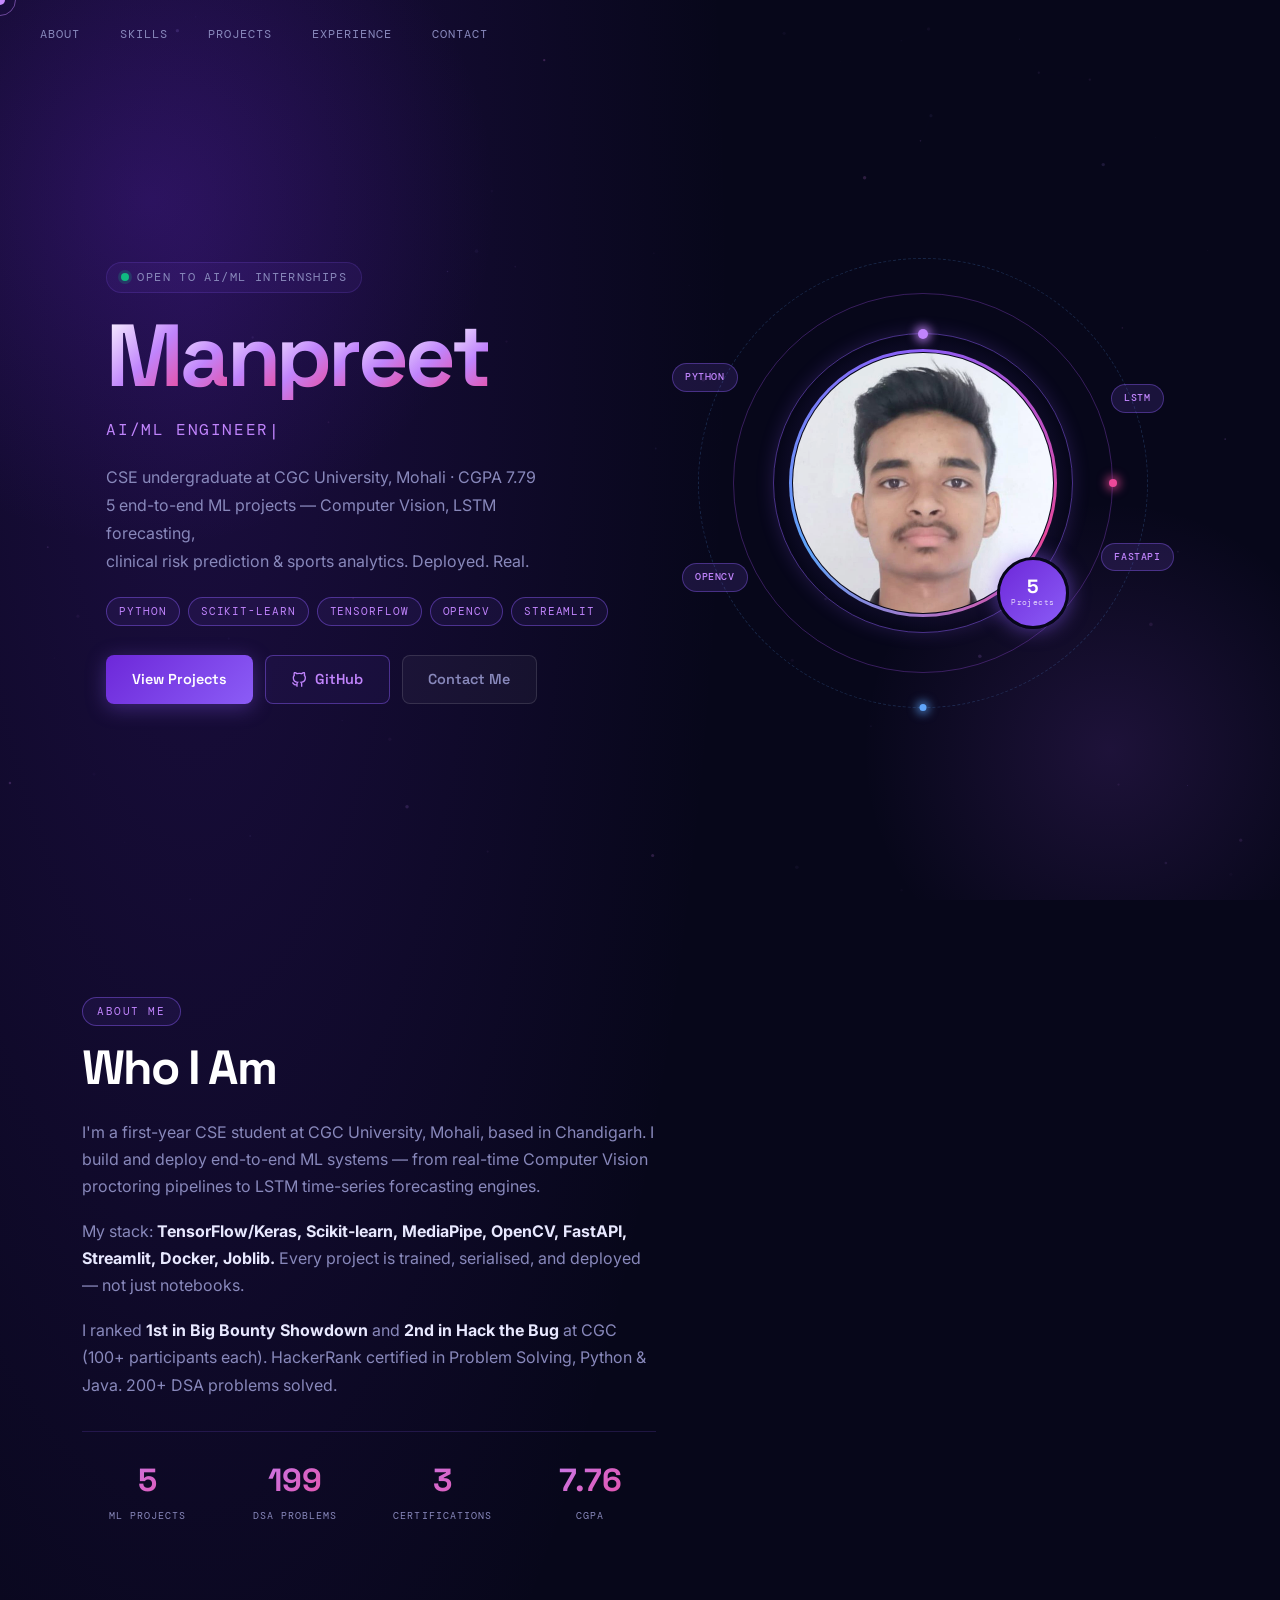
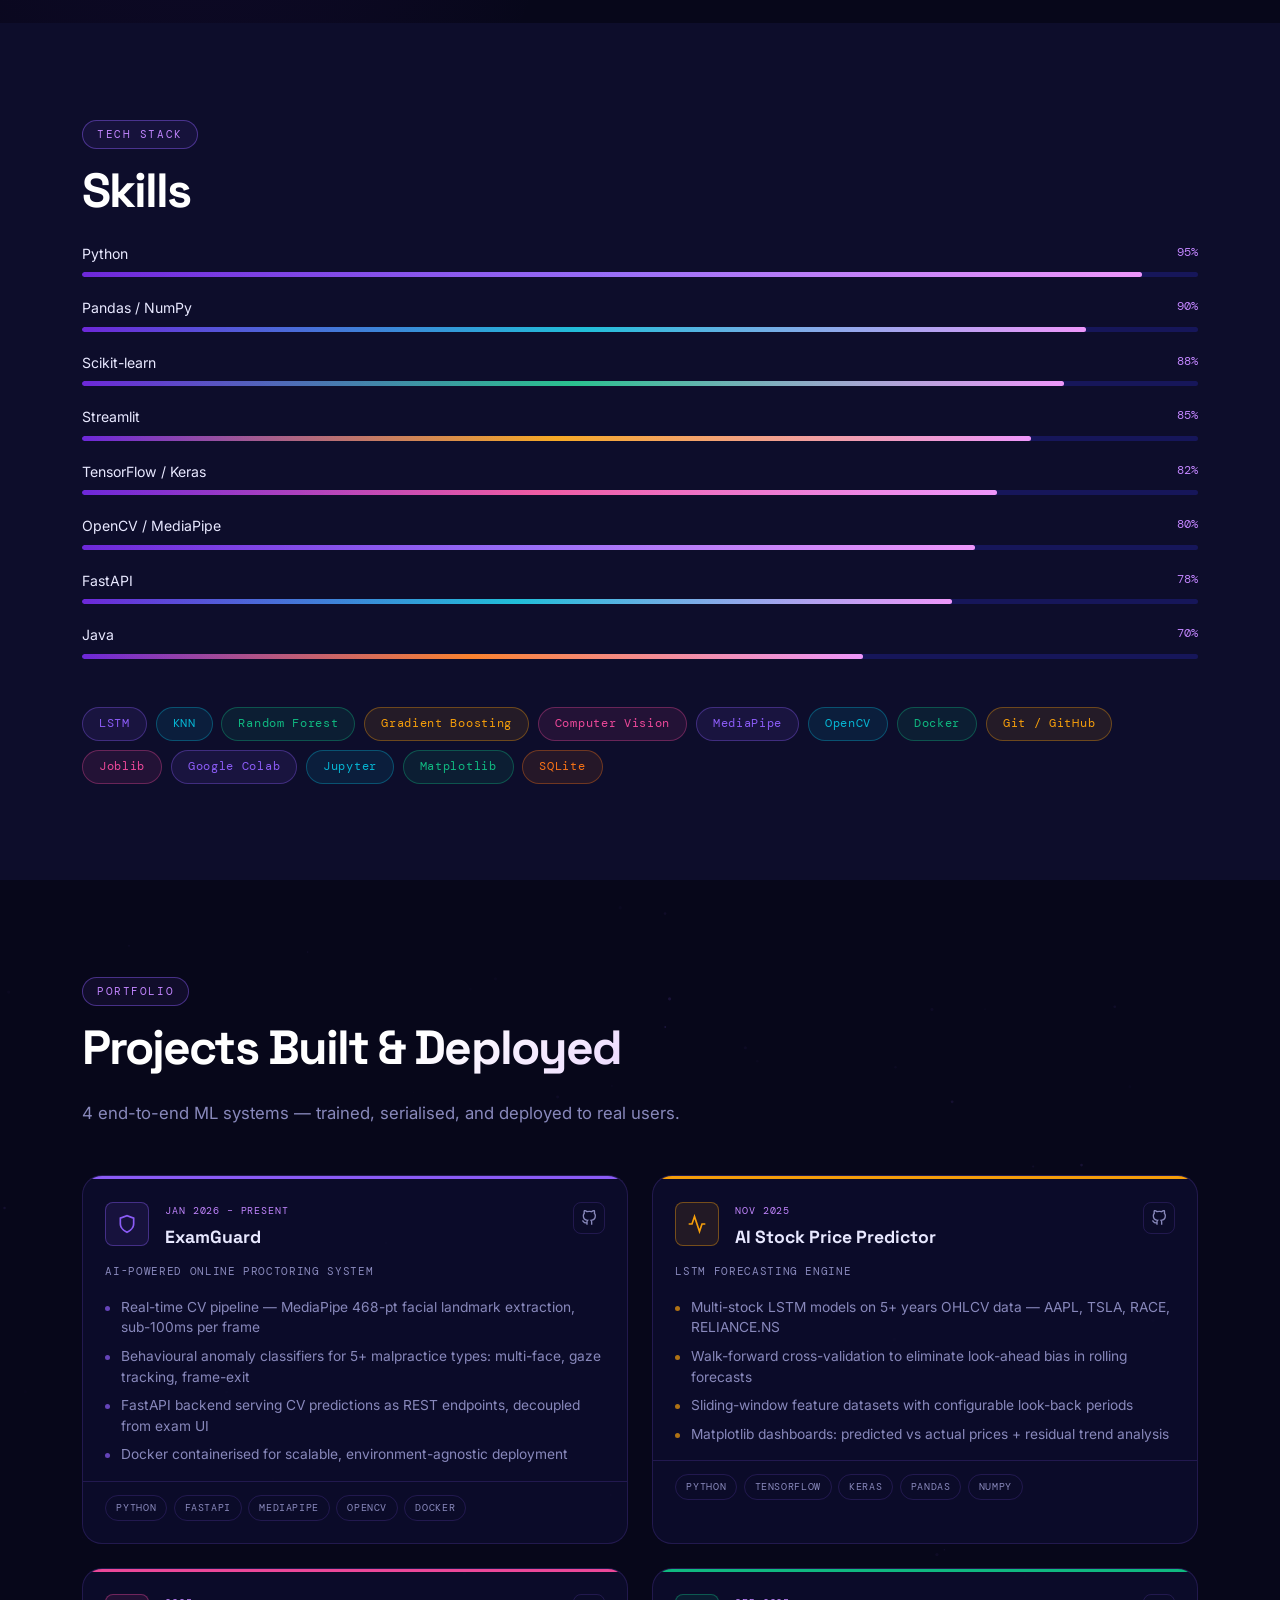
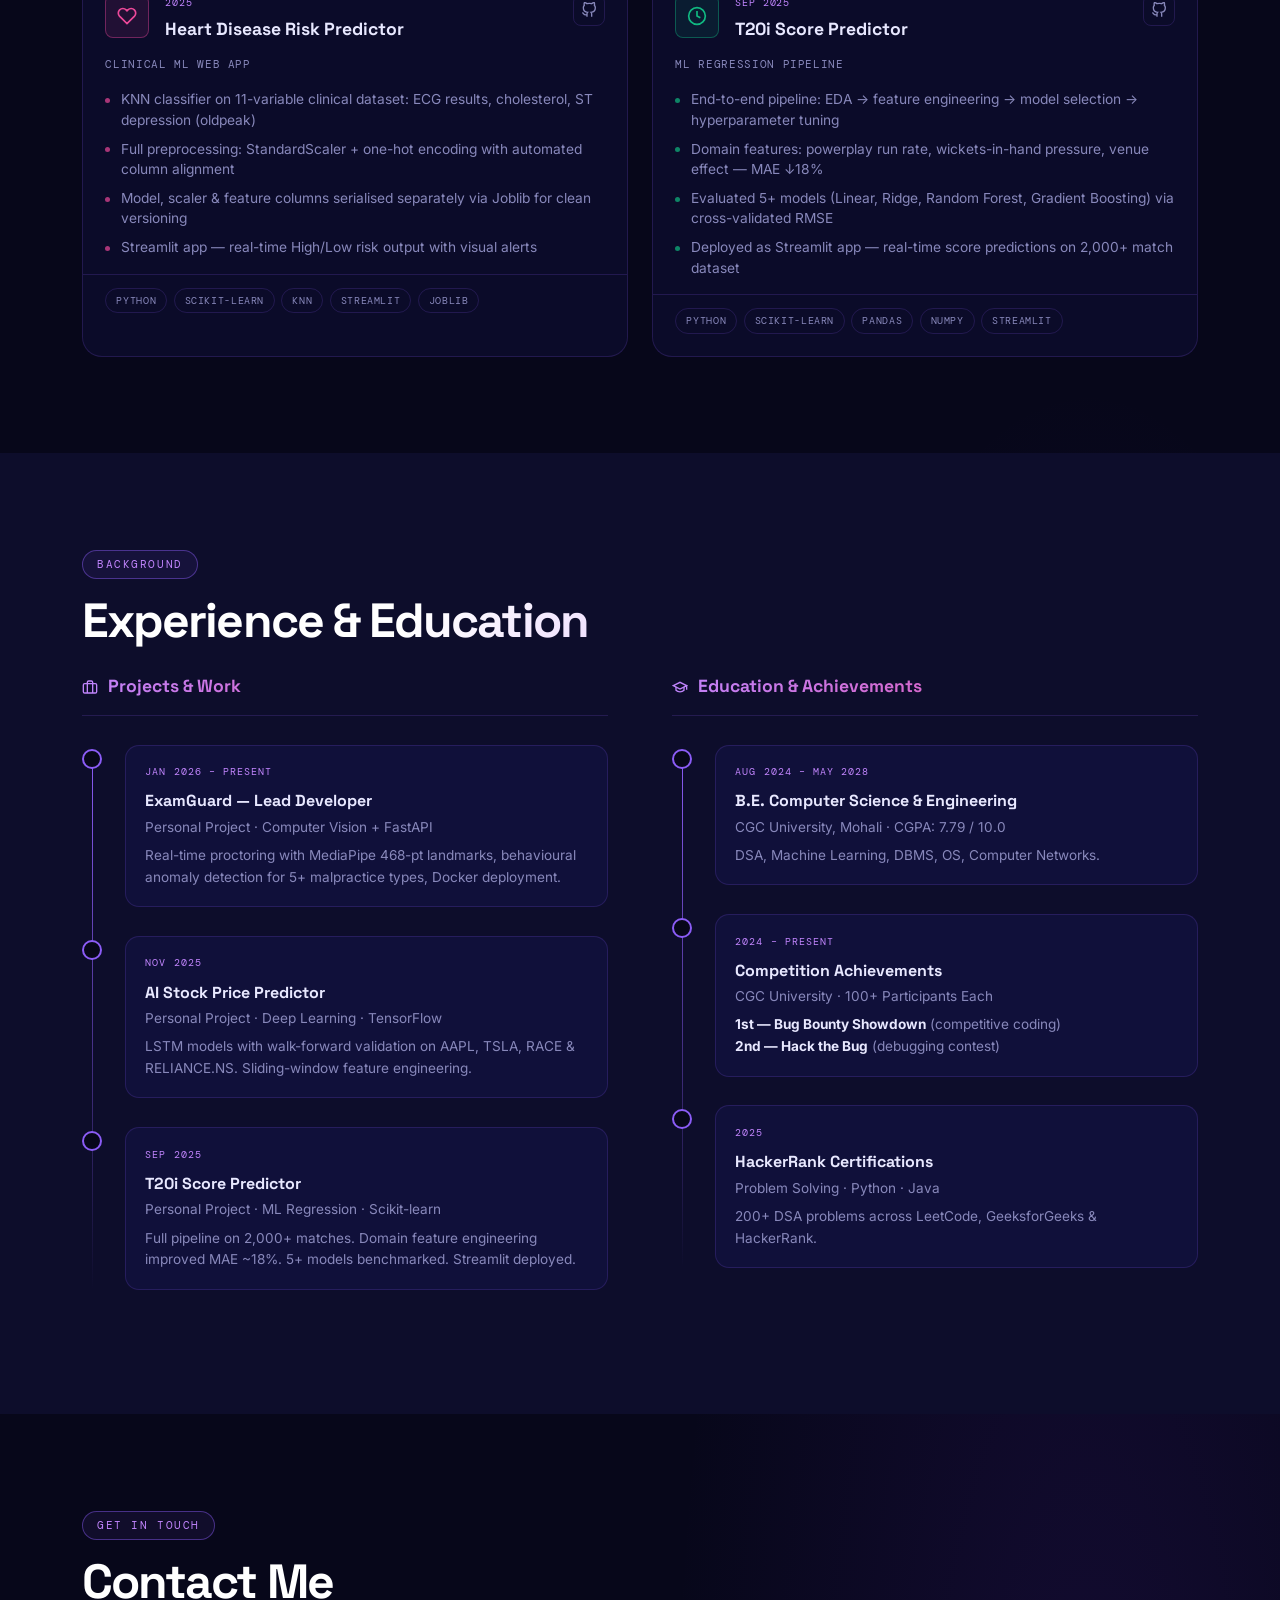
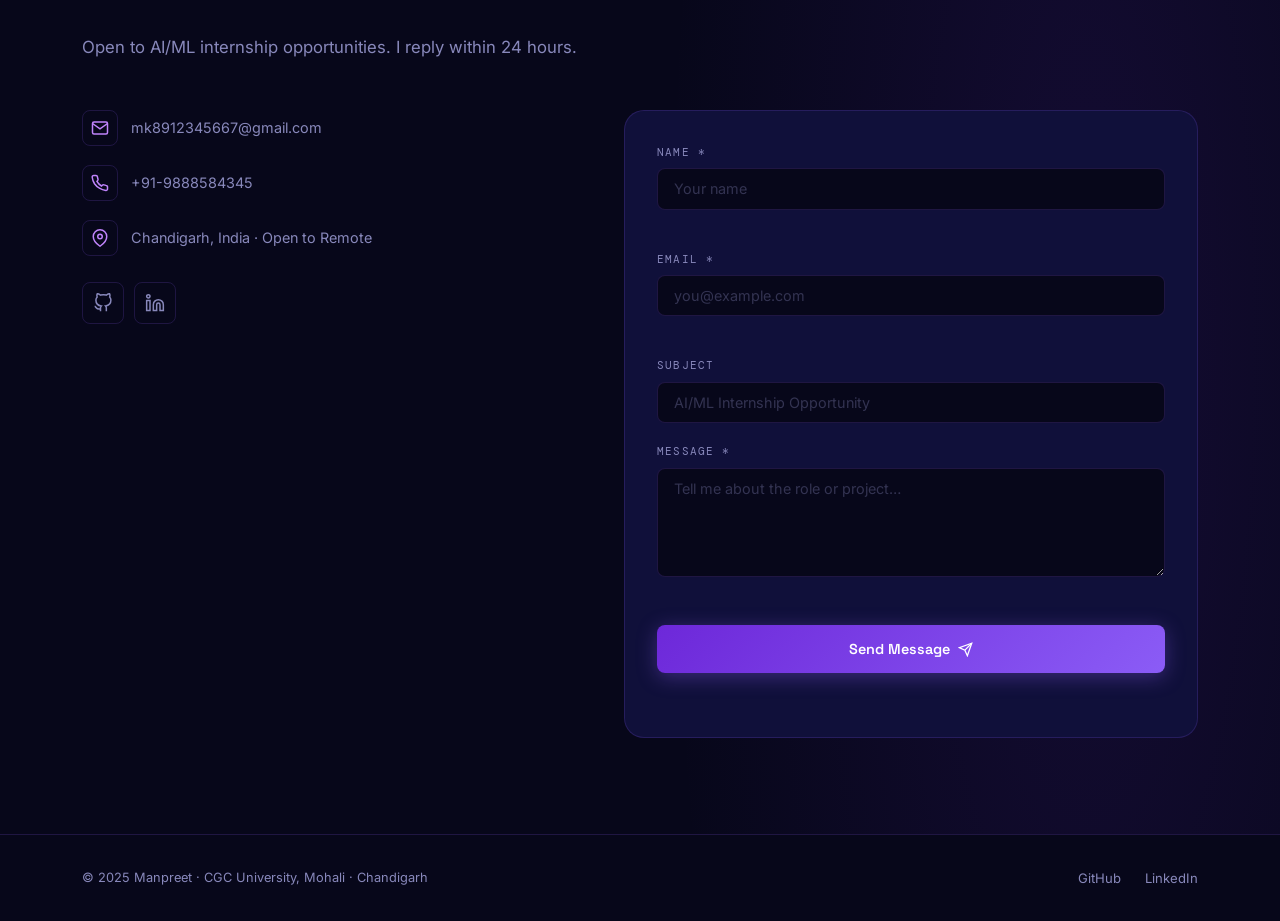
<file: index.html>
<!DOCTYPE html>
<html lang="en">
<head>
  <meta charset="UTF-8" />
  <meta name="viewport" content="width=device-width, initial-scale=1.0" />
  <title>Manpreet — AI/ML Engineer</title>
  <link rel="stylesheet" href="style.css" />
  <link rel="preconnect" href="https://fonts.googleapis.com" />
  <link rel="preconnect" href="https://fonts.gstatic.com" crossorigin />
  <link href="https://fonts.googleapis.com/css2?family=Space+Grotesk:wght@400;500;600;700;800&family=DM+Mono:wght@400;500&family=Inter:wght@300;400;500;600&display=swap" rel="stylesheet" />
</head>
<body>

  <!-- ── SCROLL PROGRESS ── -->
  <div id="scrollProgress"></div>

  <!-- ── CUSTOM CURSOR ── -->
  <div id="cursor"></div>
  <div id="cursorRing"></div>

  <!-- ============================================================
       NAVIGATION
  ============================================================ -->
  <nav id="navbar">
    <!-- <a href="#hero" class="logo">MS<span class="dot">.</span></a> -->
    <ul class="nav-links" id="navLinks">
      <li><a href="#about">About</a></li>
      <li><a href="#skills">Skills</a></li>
      <li><a href="#projects">Projects</a></li>
      <li><a href="#experience">Experience</a></li>
      <li><a href="#contact">Contact</a></li>
    </ul>
    <button class="hamburger" id="hamburger" aria-label="Toggle menu">
      <span></span><span></span><span></span>
    </button>
  </nav>

  <!-- ── MOBILE MENU ── -->
  <div class="mobile-menu" id="mobileMenu">
    <button class="mobile-close" id="mobileClose">✕</button>
    <ul>
      <li><a href="#about"      class="mob-link">About</a></li>
      <li><a href="#skills"     class="mob-link">Skills</a></li>
      <li><a href="#projects"   class="mob-link">Projects</a></li>
      <li><a href="#experience" class="mob-link">Experience</a></li>
      <li><a href="#contact"    class="mob-link">Contact</a></li>
    </ul>
  </div>

  <!-- ============================================================
       HERO
  ============================================================ -->
  <section id="hero">
    <canvas id="heroCanvas"></canvas>

    <div class="hero-inner">
      <!-- LEFT: Text -->
      <div class="hero-text">
        <div class="hero-badge">
          <span class="pulse-dot"></span>
          Open to AI/ML Internships
        </div>

        <h1 class="hero-name" id="heroName">
          <!-- Letters injected by JS -->
        </h1>

        <p class="hero-role">
          <span id="typewriter"></span><span class="type-cursor">|</span>
        </p>

        <p class="hero-bio">
          CSE undergraduate at CGC University, Mohali · CGPA 7.79<br>
          5 end-to-end ML projects — Computer Vision, LSTM forecasting,<br>
          clinical risk prediction &amp; sports analytics. Deployed. Real.
        </p>

        <div class="hero-chips">
          <span>Python</span>
          <span>Scikit-learn</span>
          <span>TensorFlow</span>
          <!-- <span>FastAPI</span> -->
          <span>OpenCV</span>
          <span>Streamlit</span>
        </div>

        <div class="hero-buttons">
          <a href="#projects" class="btn btn-primary">View Projects</a>
          <a href="https://github.com/manpreet-git-hub" target="_blank" class="btn btn-outline">
            <svg width="16" height="16" viewBox="0 0 24 24" fill="none" stroke="currentColor" stroke-width="2"><path d="M9 19c-5 1.5-5-2.5-7-3m14 6v-3.87a3.37 3.37 0 0 0-.94-2.61c3.14-.35 6.44-1.54 6.44-7A5.44 5.44 0 0 0 20 4.77 5.07 5.07 0 0 0 19.91 1S18.73.65 16 2.48a13.38 13.38 0 0 0-7 0C6.27.65 5.09 1 5.09 1A5.07 5.07 0 0 0 5 4.77a5.44 5.44 0 0 0-1.5 3.78c0 5.42 3.3 6.61 6.44 7A3.37 3.37 0 0 0 9 18.13V22"/></svg>
            GitHub
          </a>
          <a href="#contact" class="btn btn-ghost">Contact Me</a>
        </div>
      </div>

      <!-- RIGHT: Photo + Orbits -->
      <div class="hero-visual">
        <div class="orbit-ring ring-1">
          <span class="orbit-dot"></span>
        </div>
        <div class="orbit-ring ring-2">
          <span class="orbit-dot"></span>
        </div>
        <div class="orbit-ring ring-3">
          <span class="orbit-dot"></span>
        </div>
        <div class="float-tag ftag-1">Python</div>
        <div class="float-tag ftag-2">LSTM</div>
        <div class="float-tag ftag-3">OpenCV</div>
        <div class="float-tag ftag-4">FastAPI</div>
        <div class="photo-wrap">
          <div class="photo-border"></div>
          <img
            src="[data-uri]"
            alt="Manpreet "
            class="hero-photo"
          />
          <div class="exp-badge">
            <span class="badge-num">5</span>
            <span class="badge-txt">Projects</span>
          </div>
        </div>
      </div>
    </div>

    <!-- <a href="#about" class="scroll-hint">
      <span>scroll down</span>
      <svg width="14" height="14" viewBox="0 0 24 24" fill="none" stroke="currentColor" stroke-width="2.5"><polyline points="6 9 12 15 18 9"/></svg>
    </a> -->
  </section>

  <!-- ============================================================
       ABOUT
  ============================================================ -->
  <section id="about" class="section">
    <div class="container">
      <p class="sec-tag reveal">About Me</p>
      <h2 class="sec-title reveal">Who I Am</h2>

      <div class="about-grid">
        <div class="about-text reveal">
          <p>I'm a first-year CSE student at CGC University, Mohali, based in Chandigarh. I build and deploy end-to-end ML systems — from real-time Computer Vision proctoring pipelines to LSTM time-series forecasting engines.</p>
          <p>My stack: <strong>TensorFlow/Keras, Scikit-learn, MediaPipe, OpenCV, FastAPI, Streamlit, Docker, Joblib.</strong> Every project is trained, serialised, and deployed — not just notebooks.</p>
          <p>I ranked <strong>1st in Big Bounty Showdown</strong> and <strong>2nd in Hack the Bug</strong> at CGC (100+ participants each). HackerRank certified in Problem Solving, Python &amp; Java. 200+ DSA problems solved.</p>

          <div class="stat-row reveal">
            <div class="stat-box">
              <strong class="counter" data-target="5">0</strong>
              <span>ML Projects</span>
            </div>
            <div class="stat-box">
              <strong class="counter" data-target="200">0</strong>
              <span>DSA Problems</span>
            </div>
            <div class="stat-box">
              <strong class="counter" data-target="3">0</strong>
              <span>Certifications</span>
            </div>
            <div class="stat-box">
              <strong class="counter" data-target="7.79">0</strong>
              <span>CGPA</span>
            </div>
          </div>
        </div>

        <div class="about-focus reveal">
          <!-- <h3>Core Focus Areas</h3>
          <ul class="focus-list">
            <li><span class="check">✓</span> Computer Vision &amp; MediaPipe (468-pt landmarks)</li>
            <li><span class="check">✓</span> LSTM &amp; Time-Series Deep Learning</li>
            <li><span class="check">✓</span> Clinical Risk Prediction (KNN, Random Forest)</li>
            <li><span class="check">✓</span> ML Regression Pipelines &amp; Sports Analytics</li>
            <li><span class="check">✓</span> FastAPI REST Deployment</li>
            <li><span class="check">✓</span> Streamlit Web Apps</li>
            <li><span class="check">✓</span> MLOps · Docker · Joblib serialisation</li>
          </ul> -->
        </div>
      </div>
    </div>
  </section>

  <!-- ============================================================
       SKILLS
  ============================================================ -->
  <section id="skills" class="section">
    <div class="container">
      <p class="sec-tag reveal">Tech Stack</p>
      <h2 class="sec-title reveal">Skills</h2>

      <div class="skill-bars reveal">
        <div class="skill-row">
          <div class="skill-label"><span>Python</span><span>95%</span></div>
          <div class="skill-track"><div class="skill-fill" data-w="95" style="--clr:#8b5cf6"></div></div>
        </div>
        <div class="skill-row">
          <div class="skill-label"><span>Pandas / NumPy</span><span>90%</span></div>
          <div class="skill-track"><div class="skill-fill" data-w="90" style="--clr:#06b6d4"></div></div>
        </div>
        <div class="skill-row">
          <div class="skill-label"><span>Scikit-learn</span><span>88%</span></div>
          <div class="skill-track"><div class="skill-fill" data-w="88" style="--clr:#10b981"></div></div>
        </div>
        <div class="skill-row">
          <div class="skill-label"><span>Streamlit</span><span>85%</span></div>
          <div class="skill-track"><div class="skill-fill" data-w="85" style="--clr:#f59e0b"></div></div>
        </div>
        <div class="skill-row">
          <div class="skill-label"><span>TensorFlow / Keras</span><span>82%</span></div>
          <div class="skill-track"><div class="skill-fill" data-w="82" style="--clr:#ec4899"></div></div>
        </div>
        <div class="skill-row">
          <div class="skill-label"><span>OpenCV / MediaPipe</span><span>80%</span></div>
          <div class="skill-track"><div class="skill-fill" data-w="80" style="--clr:#8b5cf6"></div></div>
        </div>
        <div class="skill-row">
          <div class="skill-label"><span>FastAPI</span><span>78%</span></div>
          <div class="skill-track"><div class="skill-fill" data-w="78" style="--clr:#06b6d4"></div></div>
        </div>
        <div class="skill-row">
          <div class="skill-label"><span>Java</span><span>70%</span></div>
          <div class="skill-track"><div class="skill-fill" data-w="70" style="--clr:#f97316"></div></div>
        </div>
      </div>

      <div class="chip-cloud reveal" id="chipCloud">
        <span class="chip" style="--c:#8b5cf6">LSTM</span>
        <span class="chip" style="--c:#06b6d4">KNN</span>
        <span class="chip" style="--c:#10b981">Random Forest</span>
        <span class="chip" style="--c:#f59e0b">Gradient Boosting</span>
        <span class="chip" style="--c:#ec4899">Computer Vision</span>
        <span class="chip" style="--c:#8b5cf6">MediaPipe</span>
        <span class="chip" style="--c:#06b6d4">OpenCV</span>
        <span class="chip" style="--c:#10b981">Docker</span>
        <span class="chip" style="--c:#f59e0b">Git / GitHub</span>
        <span class="chip" style="--c:#ec4899">Joblib</span>
        <span class="chip" style="--c:#8b5cf6">Google Colab</span>
        <span class="chip" style="--c:#06b6d4">Jupyter</span>
        <span class="chip" style="--c:#10b981">Matplotlib</span>
        <span class="chip" style="--c:#f97316">SQLite</span>
      </div>
    </div>
  </section>

  <!-- ============================================================
       PROJECTS  (Only real, resume-verified projects)
  ============================================================ -->
  <section id="projects" class="section">
    <canvas class="proj-canvas" id="projCanvas"></canvas>
    <div class="container" style="position:relative;z-index:2">
      <p class="sec-tag reveal">Portfolio</p>
      <h2 class="sec-title reveal">Projects Built &amp; Deployed</h2>
      <p class="sec-sub reveal">4 end-to-end ML systems — trained, serialised, and deployed to real users.</p>

      <div class="proj-grid">

        <!-- 01 ExamGuard -->
        <article class="proj-card reveal" data-color="#8b5cf6">
          <div class="pc-accent" style="background:#8b5cf6"></div>
          <div class="pc-header">
            <div class="pc-icon" style="border-color:rgba(139,92,246,.4);background:rgba(139,92,246,.1)">
              <svg width="20" height="20" viewBox="0 0 24 24" fill="none" stroke="#8b5cf6" stroke-width="2"><path d="M12 22s8-4 8-10V5l-8-3-8 3v7c0 6 8 10 8 10z"/></svg>
            </div>
            <div class="pc-meta">
              <span class="pc-period">Jan 2026 – Present</span>
              <h3>ExamGuard</h3>
            </div>
            <a href="https://github.com/manpreet-git-hub/ExamGuard" target="_blank" class="pc-gh" aria-label="GitHub">
              <svg width="16" height="16" viewBox="0 0 24 24" fill="none" stroke="currentColor" stroke-width="2"><path d="M9 19c-5 1.5-5-2.5-7-3m14 6v-3.87a3.37 3.37 0 0 0-.94-2.61c3.14-.35 6.44-1.54 6.44-7A5.44 5.44 0 0 0 20 4.77 5.07 5.07 0 0 0 19.91 1S18.73.65 16 2.48a13.38 13.38 0 0 0-7 0C6.27.65 5.09 1 5.09 1A5.07 5.07 0 0 0 5 4.77a5.44 5.44 0 0 0-1.5 3.78c0 5.42 3.3 6.61 6.44 7A3.37 3.37 0 0 0 9 18.13V22"/></svg>
            </a>
          </div>
          <p class="pc-sub">AI-Powered Online Proctoring System</p>
          <ul class="pc-list">
            <li>Real-time CV pipeline — MediaPipe 468-pt facial landmark extraction, sub-100ms per frame</li>
            <li>Behavioural anomaly classifiers for 5+ malpractice types: multi-face, gaze tracking, frame-exit</li>
            <li>FastAPI backend serving CV predictions as REST endpoints, decoupled from exam UI</li>
            <li>Docker containerised for scalable, environment-agnostic deployment</li>
          </ul>
          <div class="pc-tags">
            <span>Python</span><span>FastAPI</span><span>MediaPipe</span><span>OpenCV</span><span>Docker</span>
          </div>
        </article>

        <!-- 02 Stock Predictor -->
        <article class="proj-card reveal" data-color="#f59e0b">
          <div class="pc-accent" style="background:#f59e0b"></div>
          <div class="pc-header">
            <div class="pc-icon" style="border-color:rgba(245,158,11,.4);background:rgba(245,158,11,.1)">
              <svg width="20" height="20" viewBox="0 0 24 24" fill="none" stroke="#f59e0b" stroke-width="2"><polyline points="22 12 18 12 15 21 9 3 6 12 2 12"/></svg>
            </div>
            <div class="pc-meta">
              <span class="pc-period">Nov 2025</span>
              <h3>AI Stock Price Predictor</h3>
            </div>
            <a href="https://github.com/manpreet-git-hub" target="_blank" class="pc-gh" aria-label="GitHub">
              <svg width="16" height="16" viewBox="0 0 24 24" fill="none" stroke="currentColor" stroke-width="2"><path d="M9 19c-5 1.5-5-2.5-7-3m14 6v-3.87a3.37 3.37 0 0 0-.94-2.61c3.14-.35 6.44-1.54 6.44-7A5.44 5.44 0 0 0 20 4.77 5.07 5.07 0 0 0 19.91 1S18.73.65 16 2.48a13.38 13.38 0 0 0-7 0C6.27.65 5.09 1 5.09 1A5.07 5.07 0 0 0 5 4.77a5.44 5.44 0 0 0-1.5 3.78c0 5.42 3.3 6.61 6.44 7A3.37 3.37 0 0 0 9 18.13V22"/></svg>
            </a>
          </div>
          <p class="pc-sub">LSTM Forecasting Engine</p>
          <ul class="pc-list">
            <li>Multi-stock LSTM models on 5+ years OHLCV data — AAPL, TSLA, RACE, RELIANCE.NS</li>
            <li>Walk-forward cross-validation to eliminate look-ahead bias in rolling forecasts</li>
            <li>Sliding-window feature datasets with configurable look-back periods</li>
            <li>Matplotlib dashboards: predicted vs actual prices + residual trend analysis</li>
          </ul>
          <div class="pc-tags">
            <span>Python</span><span>TensorFlow</span><span>Keras</span><span>Pandas</span><span>NumPy</span>
          </div>
        </article>

        <!-- 03 Heart Disease -->
        <article class="proj-card reveal" data-color="#ec4899">
          <div class="pc-accent" style="background:#ec4899"></div>
          <div class="pc-header">
            <div class="pc-icon" style="border-color:rgba(236,72,153,.4);background:rgba(236,72,153,.1)">
              <svg width="20" height="20" viewBox="0 0 24 24" fill="none" stroke="#ec4899" stroke-width="2"><path d="M20.84 4.61a5.5 5.5 0 0 0-7.78 0L12 5.67l-1.06-1.06a5.5 5.5 0 0 0-7.78 7.78l1.06 1.06L12 21.23l7.78-7.78 1.06-1.06a5.5 5.5 0 0 0 0-7.78z"/></svg>
            </div>
            <div class="pc-meta">
              <span class="pc-period">2025</span>
              <h3>Heart Disease Risk Predictor</h3>
            </div>
            <a href="https://github.com/manpreet-git-hub" target="_blank" class="pc-gh" aria-label="GitHub">
              <svg width="16" height="16" viewBox="0 0 24 24" fill="none" stroke="currentColor" stroke-width="2"><path d="M9 19c-5 1.5-5-2.5-7-3m14 6v-3.87a3.37 3.37 0 0 0-.94-2.61c3.14-.35 6.44-1.54 6.44-7A5.44 5.44 0 0 0 20 4.77 5.07 5.07 0 0 0 19.91 1S18.73.65 16 2.48a13.38 13.38 0 0 0-7 0C6.27.65 5.09 1 5.09 1A5.07 5.07 0 0 0 5 4.77a5.44 5.44 0 0 0-1.5 3.78c0 5.42 3.3 6.61 6.44 7A3.37 3.37 0 0 0 9 18.13V22"/></svg>
            </a>
          </div>
          <p class="pc-sub">Clinical ML Web App</p>
          <ul class="pc-list">
            <li>KNN classifier on 11-variable clinical dataset: ECG results, cholesterol, ST depression (oldpeak)</li>
            <li>Full preprocessing: StandardScaler + one-hot encoding with automated column alignment</li>
            <li>Model, scaler &amp; feature columns serialised separately via Joblib for clean versioning</li>
            <li>Streamlit app — real-time High/Low risk output with visual alerts</li>
          </ul>
          <div class="pc-tags">
            <span>Python</span><span>Scikit-learn</span><span>KNN</span><span>Streamlit</span><span>Joblib</span>
          </div>
        </article>

        <!-- 04 T20i Score Predictor -->
        <article class="proj-card reveal" data-color="#10b981">
          <div class="pc-accent" style="background:#10b981"></div>
          <div class="pc-header">
            <div class="pc-icon" style="border-color:rgba(16,185,129,.4);background:rgba(16,185,129,.1)">
              <svg width="20" height="20" viewBox="0 0 24 24" fill="none" stroke="#10b981" stroke-width="2"><circle cx="12" cy="12" r="10"/><polyline points="12 6 12 12 16 14"/></svg>
            </div>
            <div class="pc-meta">
              <span class="pc-period">Sep 2025</span>
              <h3>T20i Score Predictor</h3>
            </div>
            <a href="https://github.com/manpreet-git-hub" target="_blank" class="pc-gh" aria-label="GitHub">
              <svg width="16" height="16" viewBox="0 0 24 24" fill="none" stroke="currentColor" stroke-width="2"><path d="M9 19c-5 1.5-5-2.5-7-3m14 6v-3.87a3.37 3.37 0 0 0-.94-2.61c3.14-.35 6.44-1.54 6.44-7A5.44 5.44 0 0 0 20 4.77 5.07 5.07 0 0 0 19.91 1S18.73.65 16 2.48a13.38 13.38 0 0 0-7 0C6.27.65 5.09 1 5.09 1A5.07 5.07 0 0 0 5 4.77a5.44 5.44 0 0 0-1.5 3.78c0 5.42 3.3 6.61 6.44 7A3.37 3.37 0 0 0 9 18.13V22"/></svg>
            </a>
          </div>
          <p class="pc-sub">ML Regression Pipeline</p>
          <ul class="pc-list">
            <li>End-to-end pipeline: EDA → feature engineering → model selection → hyperparameter tuning</li>
            <li>Domain features: powerplay run rate, wickets-in-hand pressure, venue effect — MAE ↓18%</li>
            <li>Evaluated 5+ models (Linear, Ridge, Random Forest, Gradient Boosting) via cross-validated RMSE</li>
            <li>Deployed as Streamlit app — real-time score predictions on 2,000+ match dataset</li>
          </ul>
          <div class="pc-tags">
            <span>Python</span><span>Scikit-learn</span><span>Pandas</span><span>NumPy</span><span>Streamlit</span>
          </div>
        </article>

      </div>
    </div>
  </section>

  <!-- ============================================================
       EXPERIENCE & EDUCATION
  ============================================================ -->
  <section id="experience" class="section">
    <div class="container">
      <p class="sec-tag reveal">Background</p>
      <h2 class="sec-title reveal">Experience &amp; Education</h2>

      <div class="exp-grid">
        <!-- Work column -->
        <div class="exp-col">
          <h3 class="exp-col-title reveal">
            <svg width="16" height="16" viewBox="0 0 24 24" fill="none" stroke="currentColor" stroke-width="2"><rect x="2" y="7" width="20" height="14" rx="2"/><path d="M16 21V5a2 2 0 0 0-2-2h-4a2 2 0 0 0-2 2v16"/></svg>
            Projects &amp; Work
          </h3>
          <div class="timeline">
            <div class="tl-item reveal">
              <div class="tl-dot"></div>
              <div class="tl-body">
                <span class="tl-date">Jan 2026 – Present</span>
                <h4>ExamGuard — Lead Developer</h4>
                <p class="tl-org">Personal Project · Computer Vision + FastAPI</p>
                <p>Real-time proctoring with MediaPipe 468-pt landmarks, behavioural anomaly detection for 5+ malpractice types, Docker deployment.</p>
              </div>
            </div>
            <div class="tl-item reveal">
              <div class="tl-dot"></div>
              <div class="tl-body">
                <span class="tl-date">Nov 2025</span>
                <h4>AI Stock Price Predictor</h4>
                <p class="tl-org">Personal Project · Deep Learning · TensorFlow</p>
                <p>LSTM models with walk-forward validation on AAPL, TSLA, RACE &amp; RELIANCE.NS. Sliding-window feature engineering.</p>
              </div>
            </div>
            <div class="tl-item reveal">
              <div class="tl-dot"></div>
              <div class="tl-body">
                <span class="tl-date">Sep 2025</span>
                <h4>T20i Score Predictor</h4>
                <p class="tl-org">Personal Project · ML Regression · Scikit-learn</p>
                <p>Full pipeline on 2,000+ matches. Domain feature engineering improved MAE ~18%. 5+ models benchmarked. Streamlit deployed.</p>
              </div>
            </div>
          </div>
        </div>

        <!-- Education column -->
        <div class="exp-col">
          <h3 class="exp-col-title reveal">
            <svg width="16" height="16" viewBox="0 0 24 24" fill="none" stroke="currentColor" stroke-width="2"><path d="M22 10v6M2 10l10-5 10 5-10 5z"/><path d="M6 12v5c3 3 9 3 12 0v-5"/></svg>
            Education &amp; Achievements
          </h3>
          <div class="timeline">
            <div class="tl-item reveal">
              <div class="tl-dot"></div>
              <div class="tl-body">
                <span class="tl-date">Aug 2024 – May 2028</span>
                <h4>B.E. Computer Science &amp; Engineering</h4>
                <p class="tl-org">CGC University, Mohali · CGPA: 7.79 / 10.0</p>
                <p>DSA, Machine Learning, DBMS, OS, Computer Networks.</p>
              </div>
            </div>
            <div class="tl-item reveal">
              <div class="tl-dot"></div>
              <div class="tl-body">
                <span class="tl-date">2024 – PRESENT</span>
                <h4>Competition Achievements</h4>
                <p class="tl-org">CGC University · 100+ Participants Each</p>
                <p><strong>1st — Bug Bounty Showdown</strong> (competitive coding)<br><strong>2nd — Hack the Bug</strong> (debugging contest)</p>
              </div>
            </div>
            <div class="tl-item reveal">
              <div class="tl-dot"></div>
              <div class="tl-body">
                <span class="tl-date">2025</span>
                <h4>HackerRank Certifications</h4>
                <p class="tl-org">Problem Solving · Python · Java</p>
                <p>200+ DSA problems across LeetCode, GeeksforGeeks &amp; HackerRank.</p>
              </div>
            </div>
          </div>
        </div>
      </div>
    </div>
  </section>

  <!-- ============================================================
       CONTACT
  ============================================================ -->
  <section id="contact" class="section">
    <div class="container">
      <p class="sec-tag reveal">Get In Touch</p>
      <h2 class="sec-title reveal">Contact Me</h2>
      <p class="sec-sub reveal">Open to AI/ML internship opportunities. I reply within 24 hours.</p>

      <div class="contact-grid">
        <div class="contact-info reveal">
          <a href="mailto:mk8912345667@gmail.com" class="cinfo-row">
            <div class="cinfo-icon">
              <svg width="18" height="18" viewBox="0 0 24 24" fill="none" stroke="currentColor" stroke-width="2"><path d="M4 4h16c1.1 0 2 .9 2 2v12c0 1.1-.9 2-2 2H4c-1.1 0-2-.9-2-2V6c0-1.1.9-2 2-2z"/><polyline points="22,6 12,13 2,6"/></svg>
            </div>
            <span>mk8912345667@gmail.com</span>
          </a>
          <a href="tel:+919888584345" class="cinfo-row">
            <div class="cinfo-icon">
              <svg width="18" height="18" viewBox="0 0 24 24" fill="none" stroke="currentColor" stroke-width="2"><path d="M22 16.92v3a2 2 0 0 1-2.18 2 19.79 19.79 0 0 1-8.63-3.07A19.5 19.5 0 0 1 4.69 13a19.79 19.79 0 0 1-3.07-8.67A2 2 0 0 1 3.6 2h3a2 2 0 0 1 2 1.72c.127.96.361 1.903.7 2.81a2 2 0 0 1-.45 2.11L7.91 9.91a16 16 0 0 0 6.09 6.09l1.08-1.08a2 2 0 0 1 2.11-.45c.907.339 1.85.573 2.81.7A2 2 0 0 1 22 16.92z"/></svg>
            </div>
            <span>+91-9888584345</span>
          </a>
          <div class="cinfo-row">
            <div class="cinfo-icon">
              <svg width="18" height="18" viewBox="0 0 24 24" fill="none" stroke="currentColor" stroke-width="2"><path d="M21 10c0 7-9 13-9 13s-9-6-9-13a9 9 0 0 1 18 0z"/><circle cx="12" cy="10" r="3"/></svg>
            </div>
            <span>Chandigarh, India · Open to Remote</span>
          </div>
          <div class="social-row">
            <a href="https://github.com/manpreet-git-hub" target="_blank" class="social-btn" aria-label="GitHub">
              <svg width="20" height="20" viewBox="0 0 24 24" fill="none" stroke="currentColor" stroke-width="1.8"><path d="M9 19c-5 1.5-5-2.5-7-3m14 6v-3.87a3.37 3.37 0 0 0-.94-2.61c3.14-.35 6.44-1.54 6.44-7A5.44 5.44 0 0 0 20 4.77 5.07 5.07 0 0 0 19.91 1S18.73.65 16 2.48a13.38 13.38 0 0 0-7 0C6.27.65 5.09 1 5.09 1A5.07 5.07 0 0 0 5 4.77a5.44 5.44 0 0 0-1.5 3.78c0 5.42 3.3 6.61 6.44 7A3.37 3.37 0 0 0 9 18.13V22"/></svg>
            </a>
            <a href="https://linkedin.com/in/manpreet-b76331401" target="_blank" class="social-btn" aria-label="LinkedIn">
              <svg width="20" height="20" viewBox="0 0 24 24" fill="none" stroke="currentColor" stroke-width="1.8"><path d="M16 8a6 6 0 0 1 6 6v7h-4v-7a2 2 0 0 0-2-2 2 2 0 0 0-2 2v7h-4v-7a6 6 0 0 1 6-6z"/><rect x="2" y="9" width="4" height="12"/><circle cx="4" cy="4" r="2"/></svg>
            </a>
          </div>
        </div>

        <form id="contactForm" class="contact-form reveal" novalidate>
          <div class="fg">
            <label for="cname">Name *</label>
            <input type="text" id="cname" placeholder="Your name" />
            <span class="ferr" id="err-name"></span>
          </div>
          <div class="fg">
            <label for="cemail">Email *</label>
            <input type="email" id="cemail" placeholder="you@example.com" />
            <span class="ferr" id="err-email"></span>
          </div>
          <div class="fg">
            <label for="csubject">Subject</label>
            <input type="text" id="csubject" placeholder="AI/ML Internship Opportunity" />
          </div>
          <div class="fg">
            <label for="cmsg">Message *</label>
            <textarea id="cmsg" rows="5" placeholder="Tell me about the role or project…"></textarea>
            <span class="ferr" id="err-msg"></span>
          </div>
          <button type="submit" id="submitBtn" class="btn btn-primary btn-full">
            Send Message
            <svg width="15" height="15" viewBox="0 0 24 24" fill="none" stroke="currentColor" stroke-width="2"><line x1="22" y1="2" x2="11" y2="13"/><polygon points="22 2 15 22 11 13 2 9 22 2"/></svg>
          </button>
          <p id="formStatus" class="form-status"></p>
        </form>
      </div>
    </div>
  </section>

  <!-- FOOTER -->
  <footer id="footer">
    <div class="container footer-inner">
      <!-- <span class="footer-logo">MS<span class="dot">.</span></span> -->
      <p>© 2025 Manpreet · CGC University, Mohali · Chandigarh</p>
      <div class="footer-links">
        <a href="https://github.com/manpreet-git-hub" target="_blank">GitHub</a>
        <a href="https://linkedin.com/in/manpreet-b76331401" target="_blank">LinkedIn</a>
      </div>
    </div>
  </footer>

  <script src="main.js"></script>
</body>
</html>
</file>
<file: style.css>
/* ============================================================
   MANPREET SINGH — PORTFOLIO
   style.css  |  Deep Space Purple Theme
   Sections: Reset · Variables · Base · Nav · Hero · About ·
             Skills · Projects · Experience · Contact · Footer ·
             Animations · Responsive
============================================================ */

/* ── VARIABLES ── */
:root {
  --bg:        #07071a;
  --bg2:       #0d0d2b;
  --surface:   #10103a;
  --surface2:  #16165a;
  --border:    rgba(139,92,246,.18);
  --border-hi: rgba(139,92,246,.45);
  --text:      #e8e8ff;
  --muted:     #8888bb;
  --accent:    #8b5cf6;
  --accent-lt: #c084fc;
  --accent-dk: #6d28d9;
  --pink:      #ec4899;
  --cyan:      #06b6d4;
  --green:     #10b981;
  --amber:     #f59e0b;
  --orange:    #f97316;
  --white:     #ffffff;
  --nav-h:     66px;
  --max-w:     1180px;
  --r-sm:      8px;
  --r-md:      14px;
  --r-lg:      20px;
  --ease:      cubic-bezier(.4,0,.2,1);
  --spring:    cubic-bezier(.34,1.56,.64,1);
}

/* ── RESET ── */
*,*::before,*::after { box-sizing:border-box; margin:0; padding:0; }
html { scroll-behavior:smooth; font-size:16px; -webkit-font-smoothing:antialiased; }
body {
  background: var(--bg);
  background-image:
    radial-gradient(ellipse 70% 50% at 15% 5%,  rgba(109,40,217,.2)  0%, transparent 60%),
    radial-gradient(ellipse 60% 50% at 85% 90%, rgba(99,40,200,.14) 0%, transparent 55%);
  color: var(--text);
  font-family: 'Inter', system-ui, sans-serif;
  font-weight: 400;
  line-height: 1.7;
  overflow-x: hidden;
}
img  { display:block; max-width:100%; height:auto; }
a    { color:inherit; text-decoration:none; }
ul   { list-style:none; }
button { cursor:pointer; border:none; background:none; font:inherit; }

/* ── SCROLL PROGRESS ── */
#scrollProgress {
  position:fixed; top:0; left:0; height:3px; width:0%; z-index:999;
  background:linear-gradient(90deg,var(--accent-dk),var(--accent-lt),var(--pink));
  transition:width .1s linear;
}

/* ── CUSTOM CURSOR ── */
#cursor {
  position:fixed; width:10px; height:10px; border-radius:50%;
  background:var(--accent-lt); pointer-events:none; z-index:9999;
  transform:translate(-50%,-50%); mix-blend-mode:screen;
  transition:width .2s, height .2s;
}
#cursorRing {
  position:fixed; width:32px; height:32px; border-radius:50%;
  border:1.5px solid var(--accent-lt); pointer-events:none; z-index:9998;
  transform:translate(-50%,-50%); opacity:.5;
  transition:width .25s, height .25s, border-color .25s;
}
#cursor.hov     { width:18px; height:18px; opacity:.9; }
#cursorRing.hov { width:50px; height:50px; border-color:var(--pink); opacity:.3; }
@media(hover:none){ #cursor,#cursorRing{ display:none; } }

/* ── CONTAINER ── */
.container { width:100%; max-width:var(--max-w); margin:0 auto; padding:0 2rem; }

/* ── BUTTONS ── */
.btn {
  display:inline-flex; align-items:center; gap:.5rem;
  padding:.72rem 1.6rem; border-radius:var(--r-sm);
  font-family:'Space Grotesk',sans-serif; font-size:.9rem; font-weight:600;
  transition:all .25s var(--ease); white-space:nowrap; position:relative; overflow:hidden;
}
.btn svg { flex-shrink:0; }
.btn-primary {
  background:linear-gradient(135deg,var(--accent-dk),var(--accent));
  color:#fff; box-shadow:0 4px 20px rgba(139,92,246,.35);
}
.btn-primary:hover { transform:translateY(-3px); box-shadow:0 8px 30px rgba(139,92,246,.55); }
.btn-outline {
  border:1.5px solid var(--border-hi); color:var(--accent-lt);
  background:rgba(139,92,246,.06);
}
.btn-outline:hover {
  border-color:var(--accent-lt); background:rgba(139,92,246,.15);
  transform:translateY(-3px); box-shadow:0 8px 24px rgba(139,92,246,.25);
}
.btn-ghost {
  border:1px solid rgba(255,255,255,.12); color:var(--muted);
  background:rgba(255,255,255,.04);
}
.btn-ghost:hover { background:rgba(255,255,255,.08); color:var(--text); }
.btn-full { width:100%; justify-content:center; }

/* ── NAV ── */
#navbar {
  position:fixed; top:0; left:0; right:0; height:var(--nav-h); z-index:200;
  display:flex; align-items:center; justify-content:space-between;
  padding:0 2.5rem;
  transition:background .3s, box-shadow .3s;
}
#navbar.scrolled {
  background:rgba(7,7,26,.88); backdrop-filter:blur(18px);
  box-shadow:0 1px 0 var(--border);
}
.logo {
  font-family:'Space Grotesk',sans-serif; font-size:1.55rem; font-weight:800;
  letter-spacing:-.03em;
  background:linear-gradient(135deg,#fff,var(--accent-lt));
  -webkit-background-clip:text; -webkit-text-fill-color:transparent; background-clip:text;
}
.dot { color:var(--accent-lt); -webkit-text-fill-color:var(--accent-lt); }
.nav-links { display:flex; gap:2.5rem; }
.nav-links a {
  font-family:'DM Mono',monospace; font-size:.78rem; letter-spacing:.08em;
  text-transform:uppercase; color:var(--muted); position:relative;
  transition:color .25s;
}
.nav-links a::after {
  content:''; position:absolute; bottom:-4px; left:0; right:100%; height:2px;
  background:linear-gradient(90deg,var(--accent),var(--accent-lt));
  border-radius:1px; transition:right .25s;
}
.nav-links a:hover, .nav-links a.active { color:var(--text); }
.nav-links a:hover::after, .nav-links a.active::after { right:0; }

/* Hamburger */
.hamburger { display:none; flex-direction:column; gap:5px; width:26px; }
.hamburger span { display:block; height:2px; background:var(--text); border-radius:2px; transition:all .25s; }
.hamburger.open span:nth-child(1) { transform:translateY(7px) rotate(45deg); }
.hamburger.open span:nth-child(2) { opacity:0; }
.hamburger.open span:nth-child(3) { transform:translateY(-7px) rotate(-45deg); }

/* Mobile Menu */
.mobile-menu {
  display:none; position:fixed; inset:0; z-index:190;
  background:rgba(7,7,26,.97); backdrop-filter:blur(20px);
  flex-direction:column; align-items:center; justify-content:center;
  opacity:0; pointer-events:none; transition:opacity .3s;
}
.mobile-menu.open { opacity:1; pointer-events:all; }
.mobile-menu ul { text-align:center; }
.mobile-menu li { margin-bottom:1.5rem; }
.mobile-menu a {
  font-family:'Space Grotesk',sans-serif; font-size:2.2rem; font-weight:700;
  color:var(--muted); transition:color .25s;
}
.mobile-menu a:hover { color:var(--accent-lt); }
.mobile-close {
  position:absolute; top:1.5rem; right:1.5rem; font-size:1.5rem;
  color:var(--muted); transition:color .25s;
}
.mobile-close:hover { color:var(--text); }

/* ── SECTION COMMON ── */
.section { padding:6rem 0; position:relative; }
.section:nth-child(even) { background:var(--bg2); }

.sec-tag {
  display:inline-block; font-family:'DM Mono',monospace; font-size:.7rem;
  letter-spacing:.14em; text-transform:uppercase; color:var(--accent-lt);
  padding:4px 14px; border:1px solid var(--border-hi); border-radius:99px;
  background:rgba(139,92,246,.08); margin-bottom:1rem;
}
.sec-title {
  font-family:'Space Grotesk',sans-serif; font-size:clamp(2rem,4vw,3rem);
  font-weight:800; line-height:1.1; letter-spacing:-.04em;
  background:linear-gradient(135deg,#fff 30%,var(--accent-lt));
  -webkit-background-clip:text; -webkit-text-fill-color:transparent; background-clip:text;
  margin-bottom:1.5rem;
}
.sec-sub { color:var(--muted); font-size:1.05rem; margin-bottom:3rem; }

/* ── REVEAL ANIMATION ── */
.reveal {
  opacity:0; transform:translateY(30px);
  transition:opacity .65s var(--ease), transform .65s var(--ease);
}
.reveal.visible { opacity:1; transform:none; }
.reveal:nth-child(2) { transition-delay:.08s; }
.reveal:nth-child(3) { transition-delay:.16s; }
.reveal:nth-child(4) { transition-delay:.24s; }

/* ============================================================
   HERO
============================================================ */
#hero {
  min-height:100vh; padding-top:var(--nav-h);
  display:flex; flex-direction:column; justify-content:center;
  position:relative; overflow:hidden;
}
#heroCanvas {
  position:absolute; inset:0; width:100%; height:100%;
  pointer-events:none; z-index:0; opacity:.4;
}
#hero::before {
  content:''; position:absolute;
  width:700px; height:700px; border-radius:50%;
  background:radial-gradient(circle,rgba(109,40,217,.22) 0%,transparent 70%);
  top:-150px; left:-200px; pointer-events:none;
  animation:orbFloat 7s ease-in-out infinite;
}
#hero::after {
  content:''; position:absolute;
  width:500px; height:500px; border-radius:50%;
  background:radial-gradient(circle,rgba(168,85,247,.14) 0%,transparent 70%);
  bottom:-100px; right:-80px; pointer-events:none;
  animation:orbFloat 9s ease-in-out 2s infinite reverse;
}
@keyframes orbFloat {
  0%,100%{ transform:scale(1) translate(0,0); }
  50%    { transform:scale(1.12) translate(20px,20px); }
}

.hero-inner {
  position:relative; z-index:1;
  display:grid; grid-template-columns:1fr 1fr;
  align-items:center; gap:4rem;
  max-width:var(--max-w); margin:0 auto;
  padding:4rem 2rem;
}

/* ── Hero Text ── */
.hero-badge {
  display:inline-flex; align-items:center; gap:.5rem;
  font-family:'DM Mono',monospace; font-size:.72rem;
  letter-spacing:.12em; text-transform:uppercase; color:var(--muted);
  padding:5px 14px; border:1px solid var(--border); border-radius:99px;
  background:rgba(139,92,246,.07); margin-bottom:1.2rem;
  animation:fadeUp .6s var(--ease) .2s both;
}
.pulse-dot {
  width:8px; height:8px; border-radius:50%;
  background:var(--green); box-shadow:0 0 0 3px rgba(16,185,129,.2);
  animation:pulse 2s infinite;
}
@keyframes pulse {
  0%,100%{ box-shadow:0 0 0 3px rgba(16,185,129,.2); }
  50%    { box-shadow:0 0 0 7px rgba(16,185,129,.04); }
}

/* Name — letters animated by JS */
.hero-name {
  font-family:'Space Grotesk',sans-serif;
  font-size:clamp(3.2rem,7vw,5.5rem);
  font-weight:800; line-height:1;
  letter-spacing:-.05em; margin-bottom:1rem;
  display:flex; flex-wrap:nowrap; overflow:visible;
}
.hero-name .letter {
  display:inline-block;
  background:linear-gradient(135deg,#fff 0%,var(--accent-lt) 55%,var(--pink) 100%);
  -webkit-background-clip:text; -webkit-text-fill-color:transparent; background-clip:text;
  opacity:0; cursor:default;
  animation:letterPop .55s var(--spring) both;
  transition:transform .2s var(--spring), filter .2s;
}
.hero-name .letter:hover {
  transform:translateY(-10px) scale(1.18) rotate(-4deg);
  filter:drop-shadow(0 0 14px rgba(196,132,252,.9));
}
@keyframes letterPop {
  from { opacity:0; transform:translateY(-50px) rotateX(90deg) scale(.6); }
  to   { opacity:1; transform:none; }
}

.hero-role {
  font-family:'DM Mono',monospace; font-size:1rem;
  color:var(--accent-lt); letter-spacing:.1em; text-transform:uppercase;
  margin-bottom:1.2rem; min-height:1.6rem;
  animation:fadeUp .6s var(--ease) 1.3s both;
}
.type-cursor {
  display:inline-block; color:var(--accent-lt);
  animation:blink .9s step-end infinite;
}
@keyframes blink { 0%,100%{opacity:1} 50%{opacity:0} }

.hero-bio {
  font-size:1rem; color:var(--muted); line-height:1.75;
  margin-bottom:1.4rem; max-width:460px;
  animation:fadeUp .6s var(--ease) 1.45s both;
}

.hero-chips {
  display:flex; flex-wrap:wrap; gap:.5rem; margin-bottom:1.8rem;
  animation:fadeUp .6s var(--ease) 1.55s both;
}
.hero-chips span {
  font-family:'DM Mono',monospace; font-size:.7rem;
  letter-spacing:.08em; text-transform:uppercase;
  padding:4px 12px; border:1px solid var(--border-hi);
  border-radius:99px; color:var(--accent-lt);
  background:rgba(139,92,246,.08);
}

.hero-buttons {
  display:flex; flex-wrap:wrap; gap:.75rem;
  animation:fadeUp .6s var(--ease) 1.65s both;
}

/* ── Hero Visual ── */
.hero-visual {
  position:relative; display:flex;
  align-items:center; justify-content:center;
  animation:fadeUp .9s cubic-bezier(.16,1,.3,1) .5s both;
}
/* Glow behind photo */
.hero-visual::before {
  content:''; position:absolute;
  width:300px; height:300px; border-radius:50%;
  background:radial-gradient(circle,rgba(139,92,246,.5) 0%,transparent 70%);
  animation:coreGlow 3.5s ease-in-out infinite; z-index:0;
}
@keyframes coreGlow {
  0%,100%{ transform:scale(1);   opacity:.7; }
  50%    { transform:scale(1.1); opacity:1; }
}

/* Orbit rings */
.orbit-ring {
  position:absolute; border-radius:50%; border:1.5px solid transparent;
  pointer-events:none;
}
.ring-1 {
  width:300px; height:300px;
  border-color:rgba(139,92,246,.5);
  box-shadow:0 0 18px rgba(139,92,246,.2);
  animation:spin1 10s linear infinite;
}
.ring-1 .orbit-dot {
  position:absolute; top:-5px; left:50%;
  width:10px; height:10px; border-radius:50%;
  background:var(--accent-lt); transform:translateX(-50%);
  box-shadow:0 0 10px 3px rgba(196,132,252,.8);
}
.ring-2 {
  width:380px; height:380px;
  border-color:rgba(168,85,247,.3);
  animation:spin1 16s linear infinite reverse;
}
.ring-2 .orbit-dot {
  position:absolute; top:50%; right:-5px;
  width:8px; height:8px; border-radius:50%;
  background:var(--pink); transform:translateY(-50%);
  box-shadow:0 0 10px 3px rgba(236,72,153,.7);
}
.ring-3 {
  width:450px; height:450px;
  border:1px dashed rgba(96,165,250,.2);
  animation:spin1 24s linear infinite;
}
.ring-3 .orbit-dot {
  position:absolute; bottom:-4px; left:50%;
  width:7px; height:7px; border-radius:50%;
  background:#60a5fa; transform:translateX(-50%);
  box-shadow:0 0 10px 3px rgba(96,165,250,.7);
}
@keyframes spin1 { from{transform:rotate(0)} to{transform:rotate(360deg)} }

/* Float tags */
.float-tag {
  position:absolute; z-index:5;
  font-family:'DM Mono',monospace; font-size:.62rem; font-weight:500;
  letter-spacing:.06em; text-transform:uppercase;
  padding:5px 12px; border-radius:99px;
  background:rgba(139,92,246,.15); border:1px solid rgba(139,92,246,.4);
  color:var(--accent-lt); pointer-events:none; backdrop-filter:blur(4px);
}
.ftag-1 { top:4%;  left:0%;  animation:ftag 3s ease-in-out infinite; }
.ftag-2 { top:12%; right:2%; animation:ftag 3.5s ease-in-out .5s infinite; }
.ftag-3 { bottom:8%;  left:2%;  animation:ftag 4s ease-in-out 1s infinite; }
.ftag-4 { bottom:16%; right:0%; animation:ftag 3.2s ease-in-out 1.5s infinite; }
@keyframes ftag {
  0%,100%{ transform:translateY(0); }
  50%    { transform:translateY(-8px); }
}

/* Photo frame */
.photo-wrap {
  position:relative; z-index:2;
  width:clamp(200px,24vw,260px); aspect-ratio:1/1;
}
.photo-border {
  position:absolute; inset:-4px; border-radius:50%;
  background:conic-gradient(var(--accent) 0deg,var(--pink) 120deg,#60a5fa 240deg,var(--accent) 360deg);
  animation:conicSpin 4s linear infinite; z-index:-1;
}
@keyframes conicSpin { from{transform:rotate(0)} to{transform:rotate(360deg)} }
.photo-wrap::after {
  content:''; position:absolute; inset:-1px; border-radius:50%;
  background:var(--bg); z-index:0;
}
.hero-photo {
  width:100%; height:100%; object-fit:cover; object-position:top center;
  border-radius:50%; position:relative; z-index:1;
  filter:brightness(1.05) contrast(1.04);
}

/* Experience badge */
.exp-badge {
  position:absolute; bottom:-16px; right:-16px; z-index:10;
  width:72px; height:72px; border-radius:50%;
  background:linear-gradient(135deg,var(--accent-dk),var(--accent));
  display:flex; flex-direction:column; align-items:center; justify-content:center;
  border:3px solid var(--bg); box-shadow:0 0 20px rgba(139,92,246,.6);
  animation:badgeFloat 3s ease-in-out 2s infinite;
}
.badge-num { font-family:'Space Grotesk',sans-serif; font-size:1.2rem; font-weight:800; color:#fff; line-height:1; }
.badge-txt { font-family:'DM Mono',monospace; font-size:.48rem; color:rgba(255,255,255,.8); letter-spacing:.05em; text-align:center; }
@keyframes badgeFloat {
  0%,100%{ transform:translateY(0) rotate(-3deg); }
  50%    { transform:translateY(-8px) rotate(3deg); }
}

/* Scroll hint */
.scroll-hint {
  position:absolute; bottom:2rem; left:50%; transform:translateX(-50%);
  display:flex; flex-direction:column; align-items:center; gap:4px;
  font-family:'DM Mono',monospace; font-size:.62rem; letter-spacing:.14em;
  text-transform:uppercase; color:var(--muted);
  animation:breathe 2.5s ease-in-out infinite;
}
@keyframes breathe {
  0%,100%{ opacity:.4; transform:translateX(-50%) translateY(0); }
  50%    { opacity:.9; transform:translateX(-50%) translateY(7px); }
}

@keyframes fadeUp {
  from{ opacity:0; transform:translateY(28px); }
  to  { opacity:1; transform:none; }
}

/* ============================================================
   ABOUT
============================================================ */
.about-grid {
  display:grid; grid-template-columns:1.2fr 1fr; gap:4rem; align-items:start;
}
.about-text p { color:var(--muted); margin-bottom:1.1rem; font-size:1rem; }
.about-text strong { color:var(--text); }

.stat-row {
  display:grid; grid-template-columns:repeat(4,1fr);
  gap:1rem; margin-top:2rem;
  border-top:1px solid var(--border); padding-top:2rem;
}
.stat-box { text-align:center; }
.stat-box strong {
  display:block; font-family:'Space Grotesk',sans-serif; font-size:2rem; font-weight:800;
  background:linear-gradient(135deg,var(--accent-lt),var(--pink));
  -webkit-background-clip:text; -webkit-text-fill-color:transparent; background-clip:text;
  line-height:1; margin-bottom:.25rem;
}
.stat-box span { font-family:'DM Mono',monospace; font-size:.65rem; color:var(--muted); text-transform:uppercase; letter-spacing:.1em; }

.about-focus h3 { font-family:'Space Grotesk',sans-serif; font-size:1.2rem; font-weight:700; margin-bottom:1.2rem; }
.focus-list li {
  display:flex; align-items:center; gap:.6rem;
  padding:.55rem 0; border-bottom:1px solid var(--border);
  color:var(--muted); font-size:.95rem; transition:color .2s;
}
.focus-list li:hover { color:var(--text); }
.check {
  width:20px; height:20px; border-radius:50%;
  background:rgba(139,92,246,.15); border:1px solid rgba(139,92,246,.4);
  display:flex; align-items:center; justify-content:center;
  font-size:.65rem; color:var(--accent-lt); flex-shrink:0;
}

/* ============================================================
   SKILLS
============================================================ */
.skill-bars { margin-bottom:3rem; }
.skill-row  { margin-bottom:1.2rem; }
.skill-label {
  display:flex; justify-content:space-between;
  font-size:.88rem; margin-bottom:.4rem;
}
.skill-label span:last-child {
  font-family:'DM Mono',monospace; font-size:.78rem; color:var(--accent-lt);
}
.skill-track {
  height:5px; background:var(--surface2); border-radius:99px; overflow:hidden;
}
.skill-fill {
  height:100%; width:0; border-radius:99px;
  background:linear-gradient(90deg,var(--accent-dk),var(--clr,var(--accent)),#e879f9);
  transition:width 1.4s cubic-bezier(.4,0,.2,1) .15s;
  position:relative; overflow:hidden;
}
.skill-fill::after {
  content:''; position:absolute; inset:0;
  background:linear-gradient(90deg,transparent,rgba(255,255,255,.22),transparent);
  background-size:200% 100%;
  animation:shimmer 2s linear infinite;
}
@keyframes shimmer { 0%{background-position:-200% 0} 100%{background-position:200% 0} }

.chip-cloud { display:flex; flex-wrap:wrap; gap:.55rem; }
.chip {
  font-family:'DM Mono',monospace; font-size:.72rem; letter-spacing:.06em;
  padding:.4rem 1rem; border-radius:99px;
  border:1px solid color-mix(in srgb,var(--c) 35%,transparent);
  color:var(--c); background:color-mix(in srgb,var(--c) 10%,transparent);
  cursor:default; transition:all .25s var(--ease);
  opacity:0; transform:scale(0) rotate(-15deg);
}
.chip.popped { opacity:1; transform:none; }
.chip:hover {
  transform:translateY(-4px) scale(1.08);
  box-shadow:0 6px 20px color-mix(in srgb,var(--c) 30%,transparent);
  background:color-mix(in srgb,var(--c) 20%,transparent);
}

/* ============================================================
   PROJECTS
============================================================ */
#projects { overflow:hidden; }
.proj-canvas {
  position:absolute; inset:0; width:100%; height:100%;
  pointer-events:none; z-index:0; opacity:.35;
}

.proj-grid {
  display:grid; grid-template-columns:repeat(2,1fr); gap:1.5rem;
}

.proj-card {
  background:rgba(13,13,43,.92); border:1px solid var(--border);
  border-radius:var(--r-lg); padding:0;
  position:relative; overflow:hidden;
  transition:transform .3s var(--spring), box-shadow .3s, border-color .3s;
  cursor:pointer;
}
.proj-card:hover {
  transform:translateY(-8px) scale(1.015);
  border-color:var(--card-clr, var(--accent));
  box-shadow:0 0 30px color-mix(in srgb,var(--card-clr,var(--accent)) 30%,transparent),
             0 20px 50px rgba(0,0,0,.5);
}

/* Top accent line */
.pc-accent {
  height:3px; width:100%;
  transition:height .3s;
}
.proj-card:hover .pc-accent { height:4px; }

.pc-header {
  display:flex; align-items:flex-start; gap:1rem;
  padding:1.4rem 1.4rem .6rem;
}
.pc-icon {
  width:44px; height:44px; border-radius:var(--r-sm);
  border:1px solid; display:flex; align-items:center; justify-content:center;
  flex-shrink:0;
}
.pc-meta { flex:1; }
.pc-period {
  font-family:'DM Mono',monospace; font-size:.65rem;
  color:var(--accent-lt); letter-spacing:.08em; text-transform:uppercase;
  display:block; margin-bottom:.2rem;
}
.pc-meta h3 {
  font-family:'Space Grotesk',sans-serif; font-size:1.1rem; font-weight:700;
  transition:color .25s;
}
.proj-card:hover .pc-meta h3 { color:var(--card-clr,var(--accent-lt)); }

.pc-gh {
  width:32px; height:32px; border-radius:var(--r-sm);
  border:1px solid var(--border); display:flex; align-items:center; justify-content:center;
  color:var(--muted); flex-shrink:0;
  transition:border-color .25s, color .25s, background .25s;
}
.pc-gh:hover { border-color:var(--accent-lt); color:var(--accent-lt); background:rgba(139,92,246,.1); }

.pc-sub {
  font-family:'DM Mono',monospace; font-size:.68rem;
  color:var(--muted); letter-spacing:.06em; text-transform:uppercase;
  padding:0 1.4rem .8rem;
}

.pc-list {
  padding:.2rem 1.4rem 1rem 1.4rem; display:flex; flex-direction:column; gap:.5rem;
}
.pc-list li {
  font-size:.86rem; color:var(--muted); line-height:1.5;
  padding-left:1rem; position:relative;
}
.pc-list li::before {
  content:''; position:absolute; left:0; top:.65em;
  width:5px; height:5px; border-radius:50%;
  background:var(--card-clr,var(--accent)); opacity:.7;
}

.pc-tags {
  display:flex; flex-wrap:wrap; gap:.4rem;
  padding:.8rem 1.4rem 1.4rem;
  border-top:1px solid var(--border);
}
.pc-tags span {
  font-family:'DM Mono',monospace; font-size:.65rem; letter-spacing:.06em;
  text-transform:uppercase; padding:3px 10px; border-radius:99px;
  border:1px solid var(--border); color:var(--muted);
  transition:all .2s;
}
.proj-card:hover .pc-tags span {
  border-color:color-mix(in srgb,var(--card-clr,var(--accent)) 40%,transparent);
  color:var(--card-clr,var(--accent-lt));
}

/* ============================================================
   EXPERIENCE / EDUCATION
============================================================ */
.exp-grid { display:grid; grid-template-columns:1fr 1fr; gap:4rem; }
.exp-col-title {
  display:flex; align-items:center; gap:.6rem;
  font-family:'Space Grotesk',sans-serif; font-size:1.1rem; font-weight:700;
  margin-bottom:1.8rem; padding-bottom:.8rem; border-bottom:1px solid var(--border);
  background:linear-gradient(135deg,var(--accent-lt),var(--pink));
  -webkit-background-clip:text; -webkit-text-fill-color:transparent; background-clip:text;
}
.exp-col-title svg { color:var(--accent-lt); flex-shrink:0; -webkit-text-fill-color:initial; }

.timeline { position:relative; }
.timeline::before {
  content:''; position:absolute; left:10px; top:6px; bottom:0;
  width:1px; background:linear-gradient(to bottom,var(--accent),transparent);
}
.tl-item {
  display:grid; grid-template-columns:24px 1fr;
  gap:1.2rem; margin-bottom:1.8rem;
}
.tl-dot {
  width:20px; height:20px; border-radius:50%;
  border:2px solid var(--accent); background:var(--bg);
  margin-top:4px; flex-shrink:0; position:relative; z-index:1;
  transition:background .25s, box-shadow .25s;
}
.tl-item:hover .tl-dot { background:var(--accent); box-shadow:0 0 14px rgba(139,92,246,.7); }
.tl-body {
  background:var(--surface); border:1px solid var(--border);
  border-radius:var(--r-md); padding:1.1rem 1.2rem;
  transition:border-color .25s, box-shadow .25s;
}
.tl-item:hover .tl-body { border-color:var(--accent); box-shadow:0 8px 28px rgba(109,40,217,.18); }
.tl-date {
  display:block; font-family:'DM Mono',monospace; font-size:.65rem;
  color:var(--accent-lt); letter-spacing:.1em; text-transform:uppercase; margin-bottom:.4rem;
}
.tl-body h4 { font-family:'Space Grotesk',sans-serif; font-size:1rem; font-weight:700; margin-bottom:.15rem; }
.tl-org  { font-size:.8rem; color:var(--cyan); margin-bottom:.4rem; }
.tl-body p { font-size:.85rem; color:var(--muted); line-height:1.6; }
.tl-body strong { color:var(--text); }

/* ============================================================
   CONTACT
============================================================ */
.contact-grid { display:grid; grid-template-columns:1fr 1.2fr; gap:4rem; align-items:start; }

.contact-info { display:flex; flex-direction:column; gap:1.2rem; }
.cinfo-row {
  display:flex; align-items:center; gap:.8rem;
  color:var(--muted); font-size:.9rem;
  transition:color .2s;
}
a.cinfo-row:hover { color:var(--accent-lt); }
.cinfo-icon {
  width:36px; height:36px; border-radius:var(--r-sm);
  border:1px solid var(--border); display:flex; align-items:center; justify-content:center;
  color:var(--accent-lt); flex-shrink:0;
}
.social-row { display:flex; gap:.6rem; margin-top:.4rem; }
.social-btn {
  width:42px; height:42px; border-radius:var(--r-sm);
  border:1px solid var(--border); color:var(--muted);
  display:flex; align-items:center; justify-content:center;
  transition:all .25s var(--ease);
}
.social-btn:hover {
  border-color:var(--accent-lt); color:var(--accent-lt);
  transform:translateY(-3px); box-shadow:0 8px 20px rgba(139,92,246,.3);
}

/* Form */
.contact-form {
  background:var(--surface); border:1px solid var(--border);
  border-radius:var(--r-lg); padding:2rem;
}
.fg { margin-bottom:1.2rem; position:relative; }
.fg label {
  display:block; font-family:'DM Mono',monospace; font-size:.7rem;
  text-transform:uppercase; letter-spacing:.1em; color:var(--muted); margin-bottom:.4rem;
}
.fg input, .fg textarea {
  width:100%; background:var(--bg); border:1px solid var(--border);
  border-radius:var(--r-sm); padding:.7rem 1rem;
  font-family:'Inter',sans-serif; font-size:.9rem; color:var(--text);
  outline:none; resize:vertical;
  transition:border-color .25s, box-shadow .25s;
}
.fg input::placeholder, .fg textarea::placeholder { color:rgba(136,136,187,.35); }
.fg input:focus, .fg textarea:focus {
  border-color:var(--accent);
  box-shadow:0 0 0 3px rgba(139,92,246,.18);
}
/* Animated bottom line */
.fg::after {
  content:''; position:absolute; bottom:0; left:0;
  width:0; height:2px;
  background:linear-gradient(90deg,var(--accent-dk),var(--accent-lt));
  border-radius:1px; transition:width .4s var(--ease);
}
.fg:focus-within::after { width:100%; }
.ferr { font-family:'DM Mono',monospace; font-size:.68rem; color:#f87171; margin-top:.3rem; display:block; min-height:1rem; }
.form-status { margin-top:.8rem; font-family:'DM Mono',monospace; font-size:.8rem; text-align:center; min-height:1.2rem; }
.form-status.ok  { color:var(--green); }
.form-status.err { color:#f87171; }

/* ============================================================
   FOOTER
============================================================ */
#footer {
  background:var(--bg); border-top:1px solid var(--border);
  padding:2rem 0;
}
.footer-inner {
  display:flex; align-items:center; justify-content:space-between; flex-wrap:wrap; gap:1rem;
}
.footer-logo {
  font-family:'Space Grotesk',sans-serif; font-size:1.3rem; font-weight:800;
  background:linear-gradient(135deg,#fff,var(--accent-lt));
  -webkit-background-clip:text; -webkit-text-fill-color:transparent; background-clip:text;
}
#footer p { font-size:.8rem; color:var(--muted); }
.footer-links { display:flex; gap:1.5rem; }
.footer-links a { font-size:.82rem; color:var(--muted); transition:color .2s; }
.footer-links a:hover { color:var(--accent-lt); }

/* ============================================================
   RESPONSIVE
============================================================ */
@media(max-width:900px) {
  .nav-links  { display:none; }
  .hamburger  { display:flex; }
  .mobile-menu{ display:flex; }
  .hero-inner { grid-template-columns:1fr; text-align:center; padding:3rem 1.5rem; }
  .hero-bio, .hero-chips, .hero-buttons { margin-left:auto; margin-right:auto; }
  .hero-buttons { justify-content:center; }
  .hero-visual  { order:-1; }
  .photo-wrap   { width:200px; }
  .ring-1 { width:230px; height:230px; }
  .ring-2 { width:290px; height:290px; }
  .ring-3 { width:350px; height:350px; }
  .about-grid   { grid-template-columns:1fr; gap:2rem; }
  .stat-row     { grid-template-columns:repeat(2,1fr); }
  .proj-grid    { grid-template-columns:1fr; }
  .exp-grid     { grid-template-columns:1fr; gap:2.5rem; }
  .contact-grid { grid-template-columns:1fr; gap:2rem; }
  .footer-inner { flex-direction:column; text-align:center; }
}
@media(max-width:560px) {
  .container { padding:0 1.2rem; }
  .section { padding:4rem 0; }
  .stat-row { grid-template-columns:1fr 1fr; }
  .hero-name { font-size:clamp(2.5rem,12vw,3.5rem); }
}
</file>
